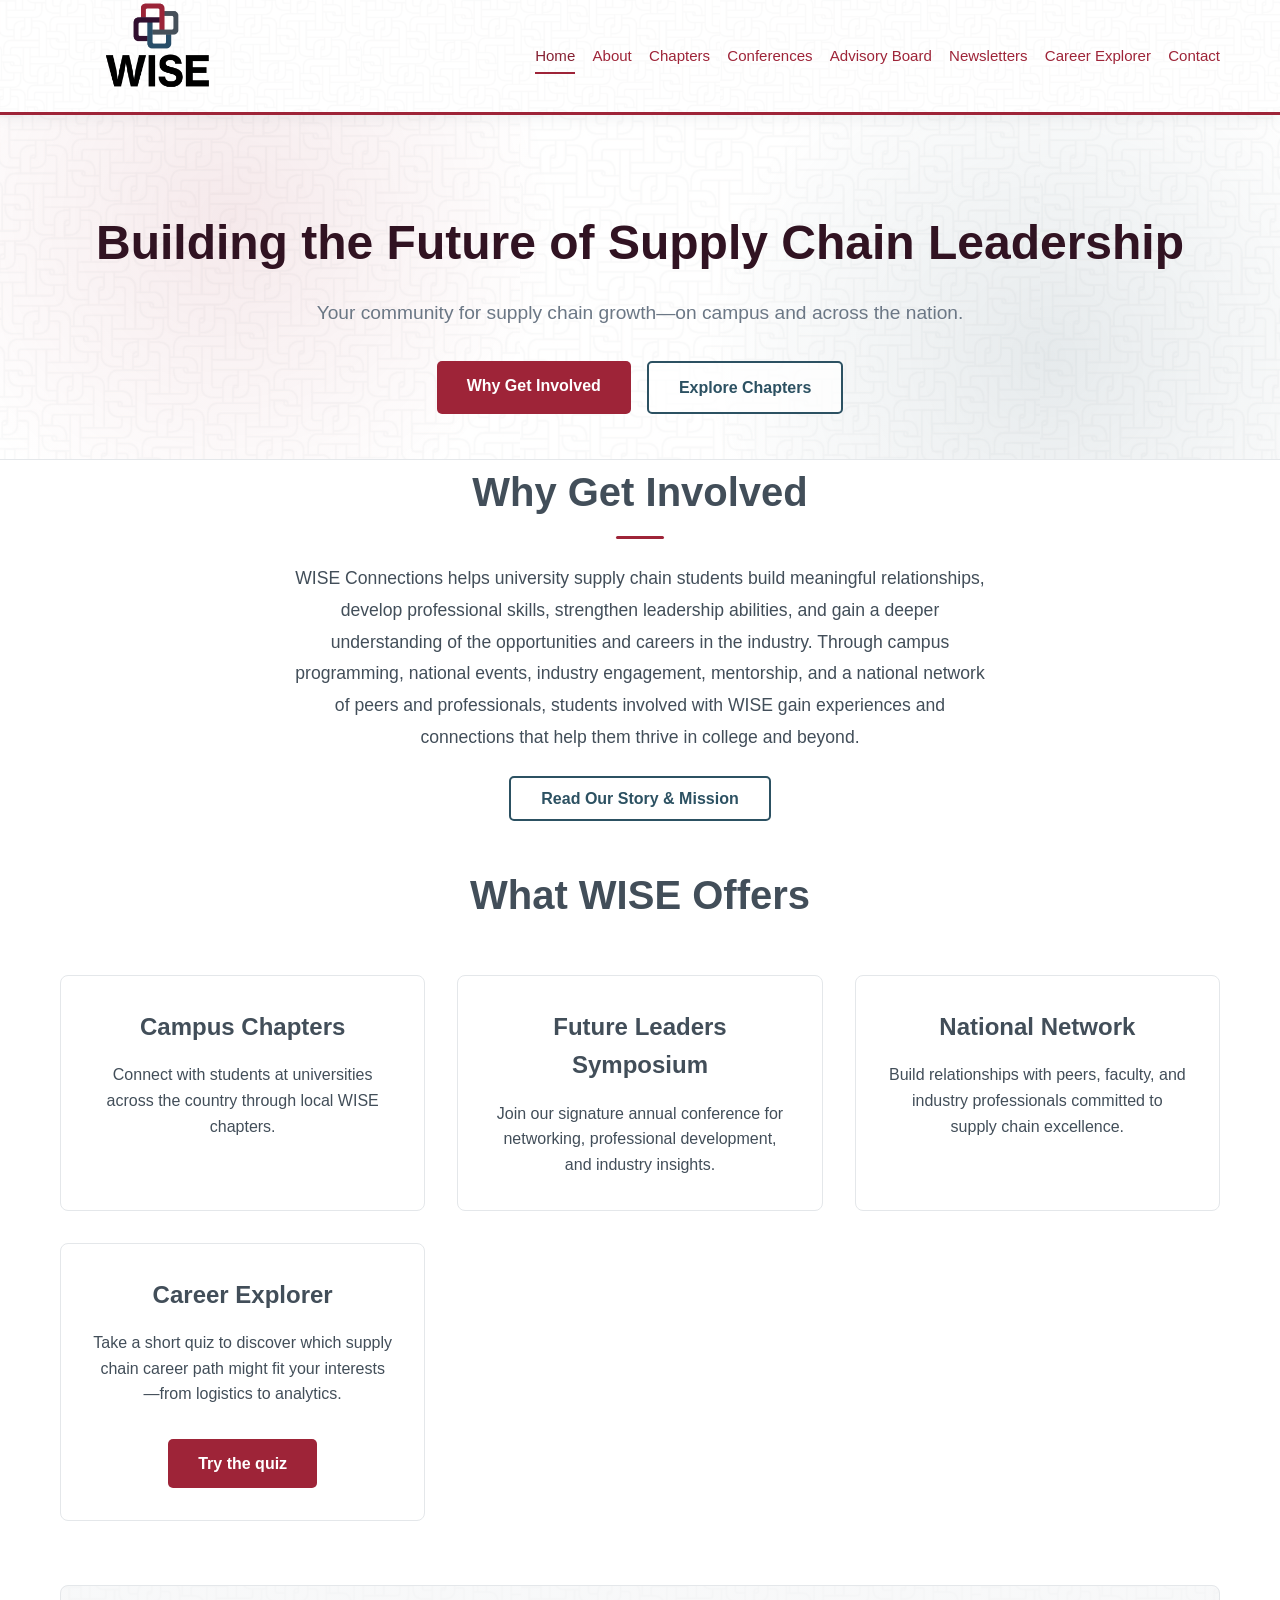
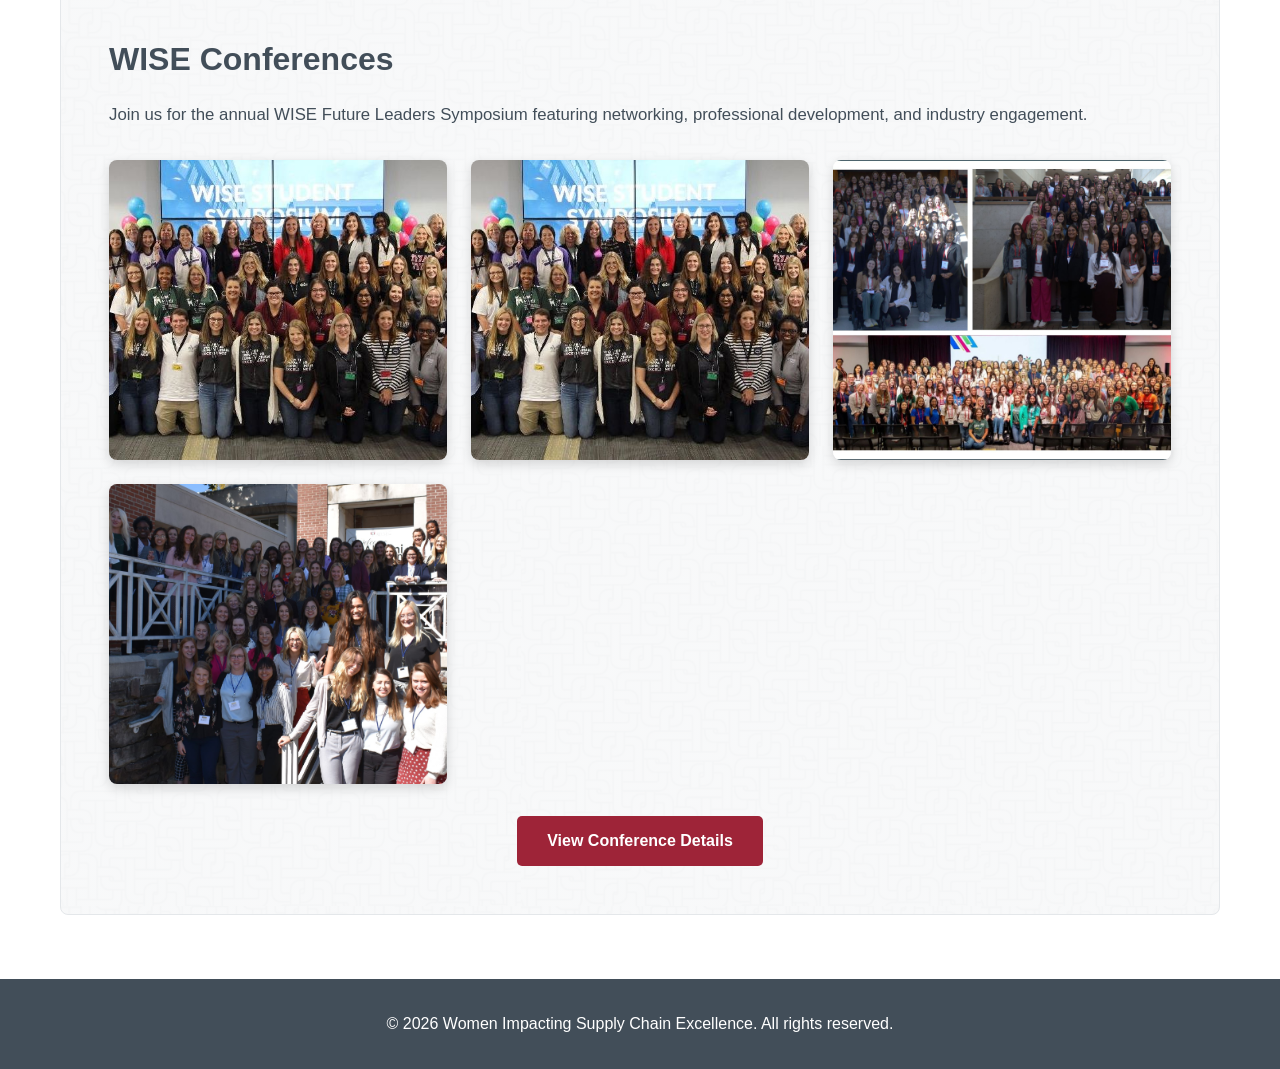
<file: index.html>
<!DOCTYPE html>
<html lang="en">
<head>
    <meta charset="UTF-8">
    <meta name="viewport" content="width=device-width, initial-scale=1.0">
    <title>WISE - Women Impacting Supply Chain Excellence</title>
    <link rel="icon" href="WISE%20Brand%20Guides/WISELogo.png" type="image/png">
    <link rel="stylesheet" href="css/styles.css?v=20260827-1">
</head>
<body data-page="home">
    <nav class="navbar">
        <div class="container">
            <div class="logo">
                <img src="WISE%20Brand%20Guides/WISELogo.png" alt="WISE Logo" class="logo-img">
            </div>
            <ul class="nav-links">
                <li><a href="index.html" class="active">Home</a></li>
                <li><a href="pages/about.html">About</a></li>
                <li><a href="pages/chapters.html">Chapters</a></li>
                <li><a href="pages/conferences.html">Conferences</a></li>
                <li><a href="pages/advisory-board.html">Advisory Board</a></li>
                <li><a href="pages/newsletters.html">Newsletters</a></li>
                <li><a href="pages/career-explorer.html">Career Explorer</a></li>
                <li><a href="pages/contact.html">Contact</a></li>
            </ul>
            <button class="menu-toggle" id="menuToggle" aria-label="Open menu">☰</button>
        </div>
    </nav>

    <header class="hero">
        <div class="hero-content">
            <h2 data-site="hero-headline">Building the Future of Supply Chain Leadership</h2>
            <p data-site="hero-subheadline">Your community for supply chain growth—on campus and across the nation.</p>
            <div class="cta-buttons">
                <a href="pages/about.html" class="btn btn-primary">Why Get Involved</a>
                <a href="pages/chapters.html" class="btn btn-secondary">Explore Chapters</a>
            </div>
        </div>
    </header>

    <main class="container">
        <section class="about">
            <h2 data-site="home-why-title">Why Get Involved</h2>
            <p data-site="why-get-involved">WISE Connections helps university supply chain students build meaningful relationships and professional skills.</p>
            <p class="section-link" id="home-why-cta"></p>
        </section>

        <section class="featured">
            <h2 data-site="home-offers-title">What WISE Offers</h2>
            <div class="cards-grid" id="home-offers-grid"></div>
        </section>

        <section class="conference-highlights">
            <h2 data-site="home-conferences-title">WISE Conferences</h2>
            <p data-site="home-conferences-intro">Join us for the annual WISE Future Leaders Symposium featuring networking, professional development, and industry engagement.</p>
            <div class="conference-gallery" id="home-conference-gallery"></div>
            <div class="conference-links" id="home-conferences-cta"></div>
        </section>
    </main>

    <footer>
        <div class="container">
            <p>&copy; 2026 Women Impacting Supply Chain Excellence. All rights reserved.</p>
        </div>
    </footer>

    <script src="js/script.js"></script>
    <script src="js/content.js"></script>
</body>
</html>
</file>
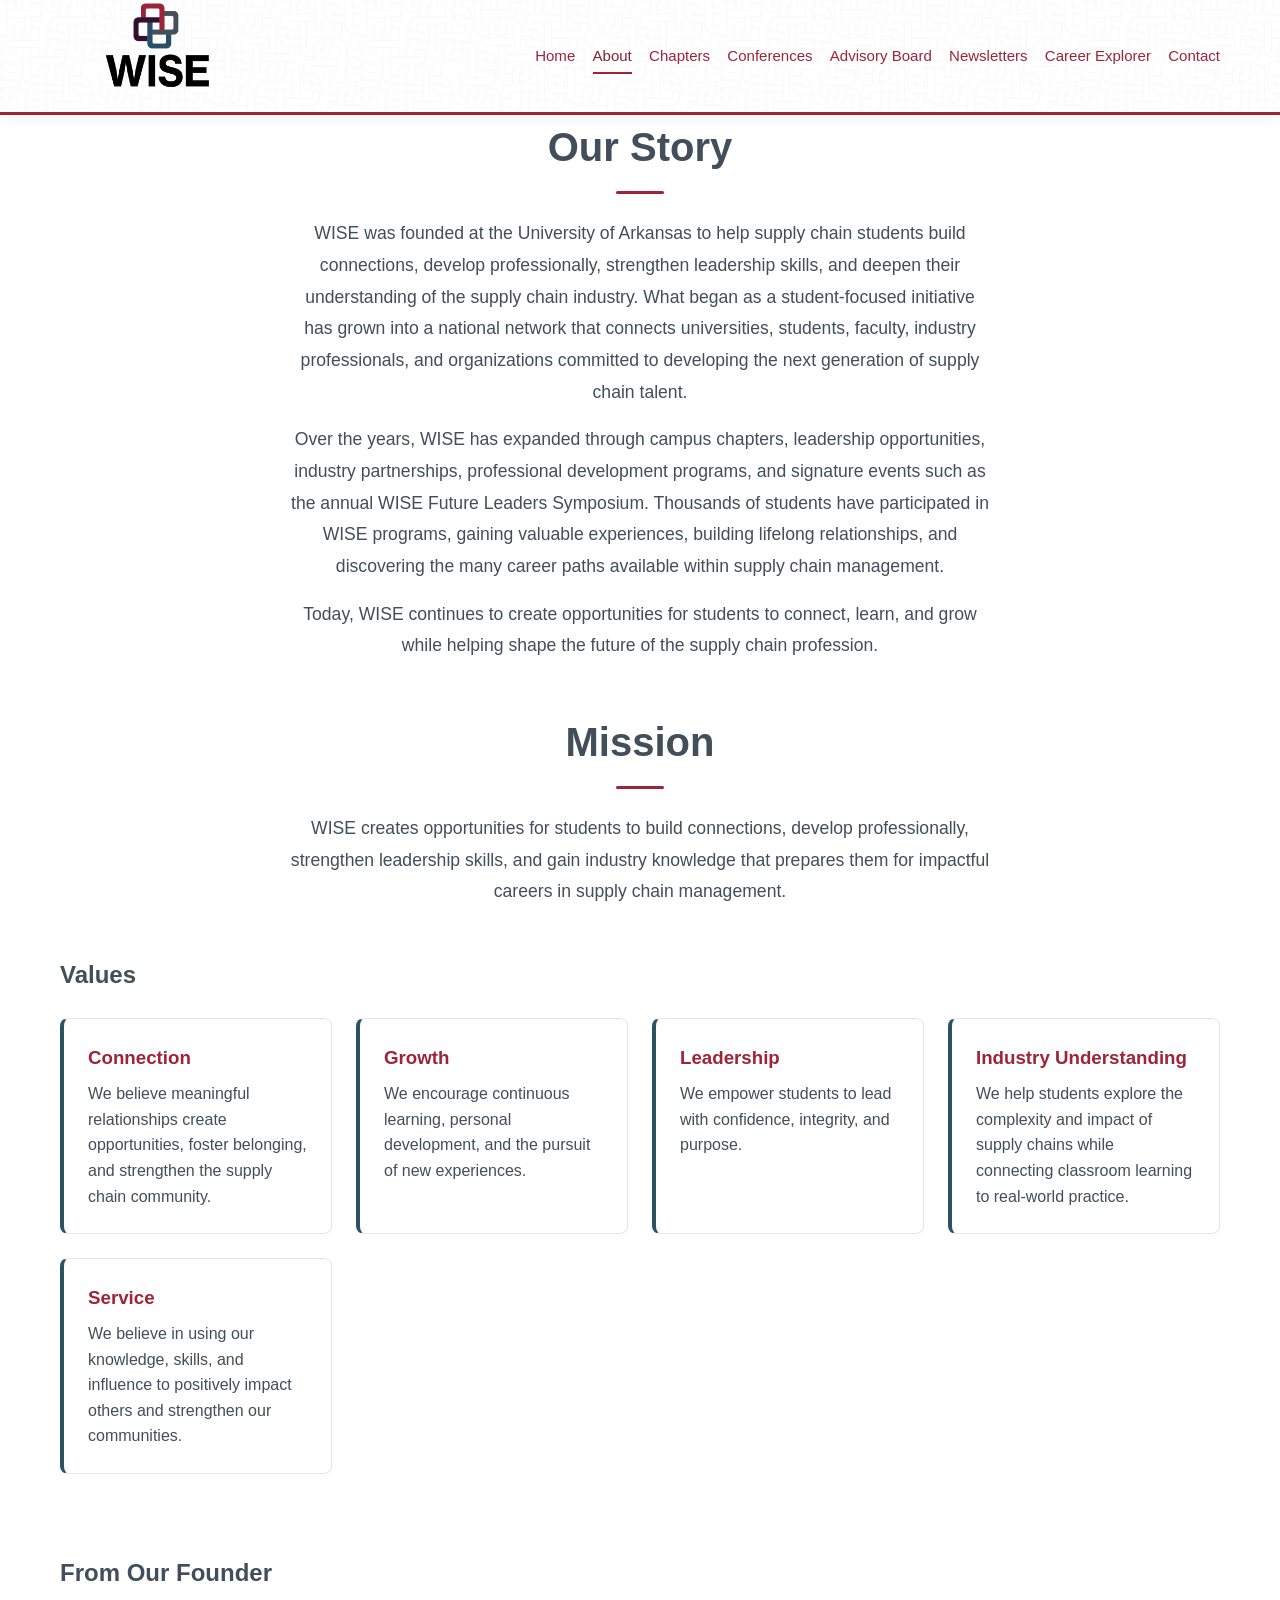
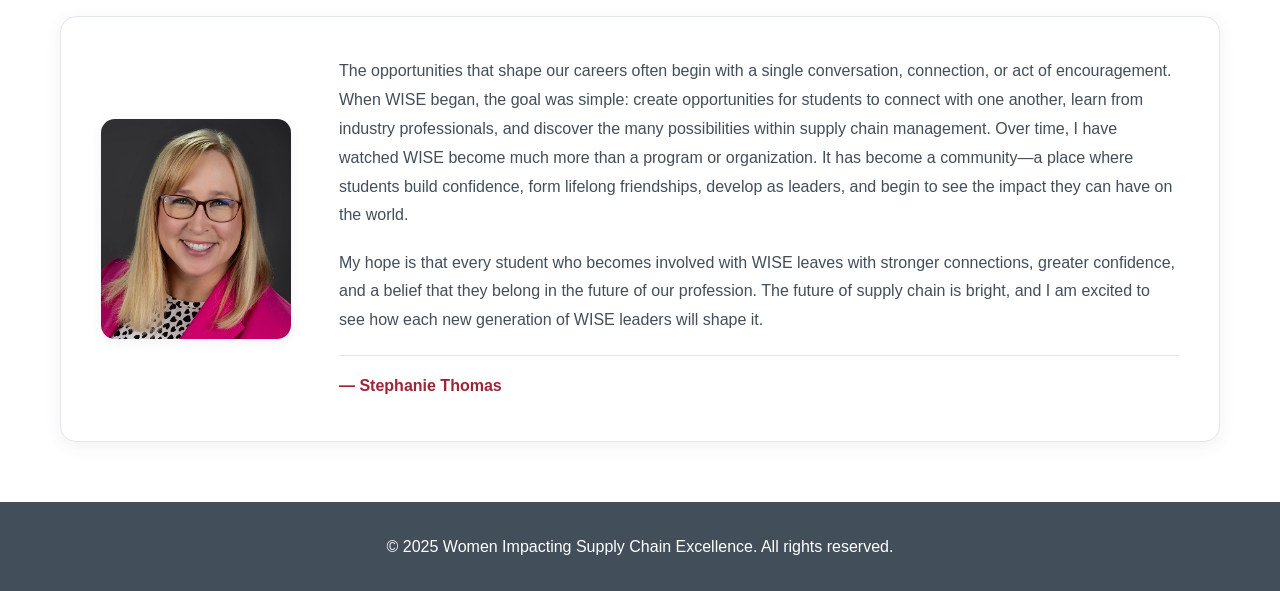
<file: pages/about.html>
<!DOCTYPE html>
<html lang="en">
<head>
    <meta charset="UTF-8">
    <meta name="viewport" content="width=device-width, initial-scale=1.0">
    <title>About - WISE</title>
    <link rel="icon" href="../WISE%20Brand%20Guides/WISELogo.png" type="image/png">
    <link rel="stylesheet" href="../css/styles.css?v=20260827-1">
</head>
<body data-page="about">
    <nav class="navbar">
        <div class="container">
            <div class="logo">
                <img src="../WISE%20Brand%20Guides/WISELogo.png" alt="WISE Logo" class="logo-img">
            </div>
            <ul class="nav-links">
                <li><a href="../index.html">Home</a></li>
                <li><a href="about.html" class="active">About</a></li>
                <li><a href="chapters.html">Chapters</a></li>
                <li><a href="conferences.html">Conferences</a></li>
                <li><a href="advisory-board.html">Advisory Board</a></li>
                <li><a href="newsletters.html">Newsletters</a></li>
                <li><a href="career-explorer.html">Career Explorer</a></li>
                <li><a href="contact.html">Contact</a></li>
            </ul>
            <button class="menu-toggle" id="menuToggle" aria-label="Open menu">☰</button>
        </div>
    </nav>

    <main class="container">
        <section class="about">
            <h2>Our Story</h2>
            <div id="our-story" class="story-content">
                <p>Loading…</p>
            </div>
        </section>

        <section class="about">
            <h2>Mission</h2>
            <p data-site="mission">WISE creates opportunities for students to build connections and grow as leaders.</p>
        </section>

        <section class="values-section">
            <h2>Values</h2>
            <div class="values-grid" id="values-grid"></div>
        </section>

        <section class="founder-section">
            <h2>From Our Founder</h2>
            <div id="founder-quote"></div>
        </section>
    </main>

    <footer>
        <div class="container">
            <p>&copy; 2025 Women Impacting Supply Chain Excellence. All rights reserved.</p>
        </div>
    </footer>

    <script src="../js/script.js"></script>
    <script src="../js/content.js"></script>
</body>
</html>
</file>
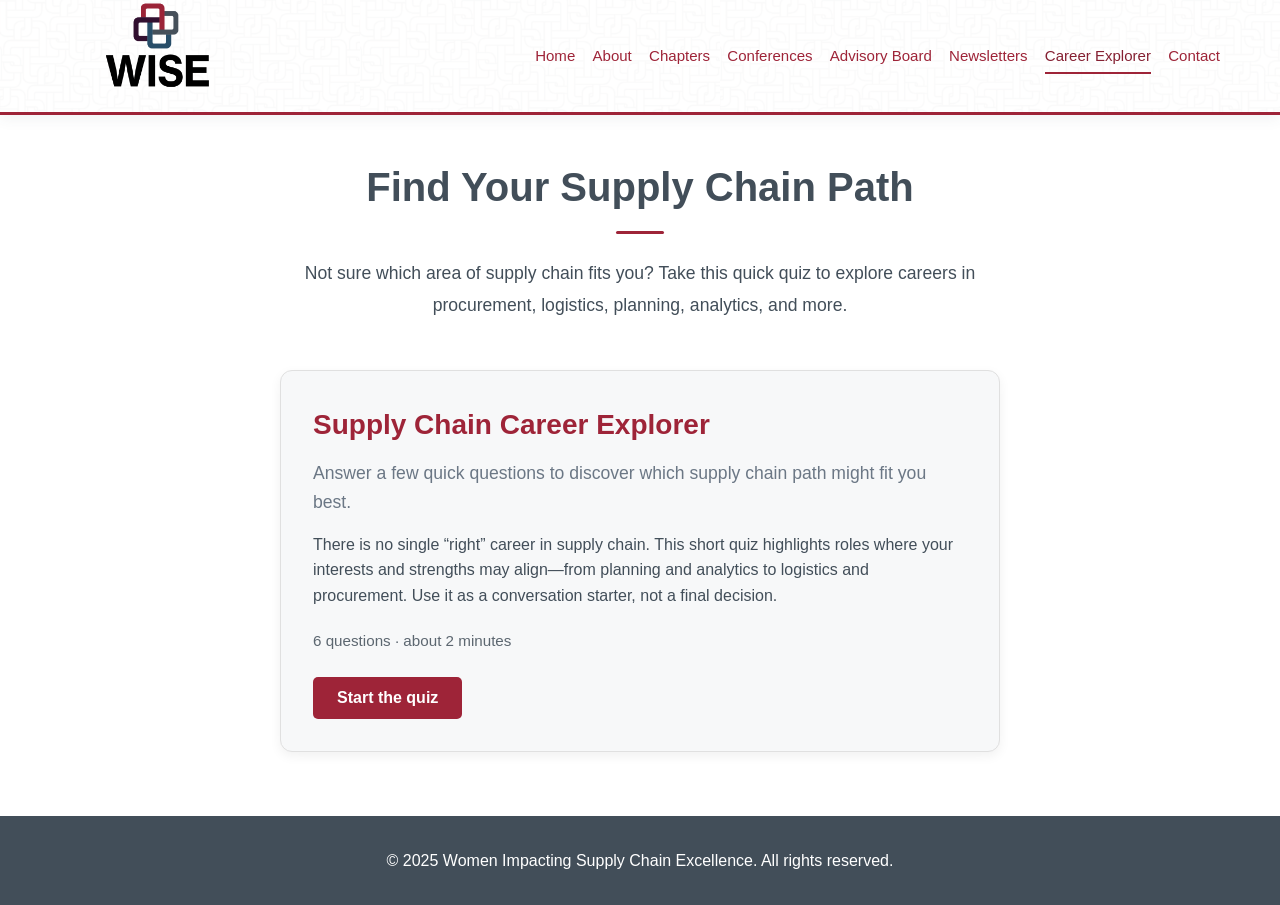
<file: pages/career-explorer.html>
<!DOCTYPE html>
<html lang="en">
<head>
    <meta charset="UTF-8">
    <meta name="viewport" content="width=device-width, initial-scale=1.0">
    <title>Career Explorer - WISE</title>
    <link rel="icon" href="../WISE%20Brand%20Guides/WISELogo.png" type="image/png">
    <link rel="stylesheet" href="../css/styles.css?v=20260827-1">
</head>
<body data-page="career-explorer">
    <nav class="navbar">
        <div class="container">
            <div class="logo">
                <img src="../WISE%20Brand%20Guides/WISELogo.png" alt="WISE Logo" class="logo-img">
            </div>
            <ul class="nav-links">
                <li><a href="../index.html">Home</a></li>
                <li><a href="about.html">About</a></li>
                <li><a href="chapters.html">Chapters</a></li>
                <li><a href="conferences.html">Conferences</a></li>
                <li><a href="advisory-board.html">Advisory Board</a></li>
                <li><a href="newsletters.html">Newsletters</a></li>
                <li><a href="career-explorer.html" class="active">Career Explorer</a></li>
                <li><a href="contact.html">Contact</a></li>
            </ul>
            <button class="menu-toggle" id="menuToggle" aria-label="Open menu">☰</button>
        </div>
    </nav>

    <main class="container quiz-page">
        <section class="about">
            <h2>Find Your Supply Chain Path</h2>
            <p>Not sure which area of supply chain fits you? Take this quick quiz to explore careers in procurement, logistics, planning, analytics, and more.</p>
        </section>
        <div id="career-quiz" class="quiz-container" aria-live="polite"></div>
    </main>

    <footer>
        <div class="container">
            <p>&copy; 2025 Women Impacting Supply Chain Excellence. All rights reserved.</p>
        </div>
    </footer>

    <script src="../js/script.js"></script>
    <script src="../js/content.js"></script>
    <script src="../js/career-quiz.js"></script>
</body>
</html>
</file>
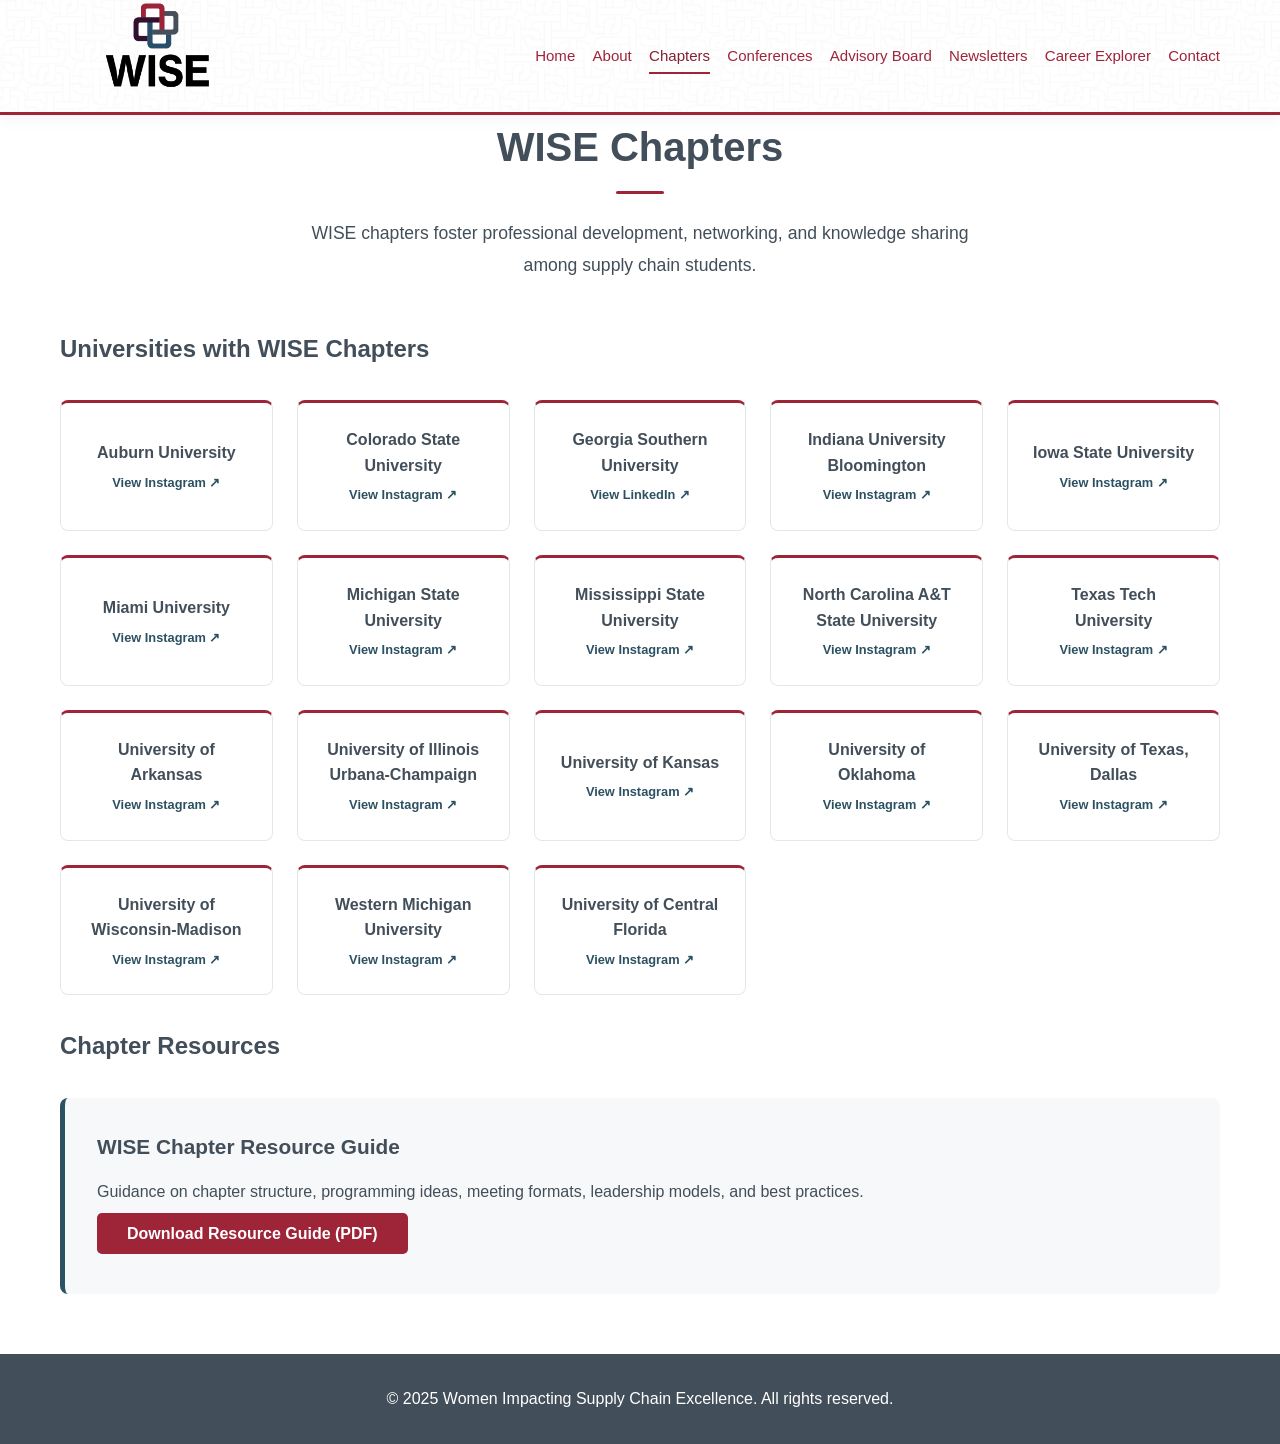
<file: pages/chapters.html>
<!DOCTYPE html>
<html lang="en">
<head>
    <meta charset="UTF-8">
    <meta name="viewport" content="width=device-width, initial-scale=1.0">
    <title>Chapters - WISE</title>
    <link rel="icon" href="../WISE%20Brand%20Guides/WISELogo.png" type="image/png">
    <link rel="stylesheet" href="../css/styles.css?v=20260827-1">
</head>
<body data-page="chapters">
    <nav class="navbar">
        <div class="container">
            <div class="logo">
                <img src="../WISE%20Brand%20Guides/WISELogo.png" alt="WISE Logo" class="logo-img">
            </div>
            <ul class="nav-links">
                <li><a href="../index.html">Home</a></li>
                <li><a href="about.html">About</a></li>
                <li><a href="chapters.html" class="active">Chapters</a></li>
                <li><a href="conferences.html">Conferences</a></li>
                <li><a href="advisory-board.html">Advisory Board</a></li>
                <li><a href="newsletters.html">Newsletters</a></li>
                <li><a href="career-explorer.html">Career Explorer</a></li>
                <li><a href="contact.html">Contact</a></li>
            </ul>
            <button class="menu-toggle" id="menuToggle" aria-label="Open menu">☰</button>
        </div>
    </nav>

    <main class="container">
        <section class="about">
            <h2>WISE Chapters</h2>
            <p>WISE chapters foster professional development, networking, and knowledge sharing among supply chain students.</p>
        </section>

        <section class="chapters-section">
            <h2>Universities with WISE Chapters</h2>
            <div class="university-grid" id="university-grid"></div>
        </section>

        <section class="chapters-section">
            <h2>Chapter Resources</h2>
            <div class="resource-box">
                <h3>WISE Chapter Resource Guide</h3>
                <p>Guidance on chapter structure, programming ideas, meeting formats, leadership models, and best practices.</p>
                <p><a href="../Resources/WISE%20Chapter%20Resource%20Guide.pdf" class="btn btn-primary" target="_blank" rel="noopener">Download Resource Guide (PDF)</a></p>
            </div>
        </section>
    </main>

    <footer>
        <div class="container">
            <p>&copy; 2025 Women Impacting Supply Chain Excellence. All rights reserved.</p>
        </div>
    </footer>

    <script src="../js/script.js"></script>
    <script src="../js/content.js"></script>
</body>
</html>
</file>
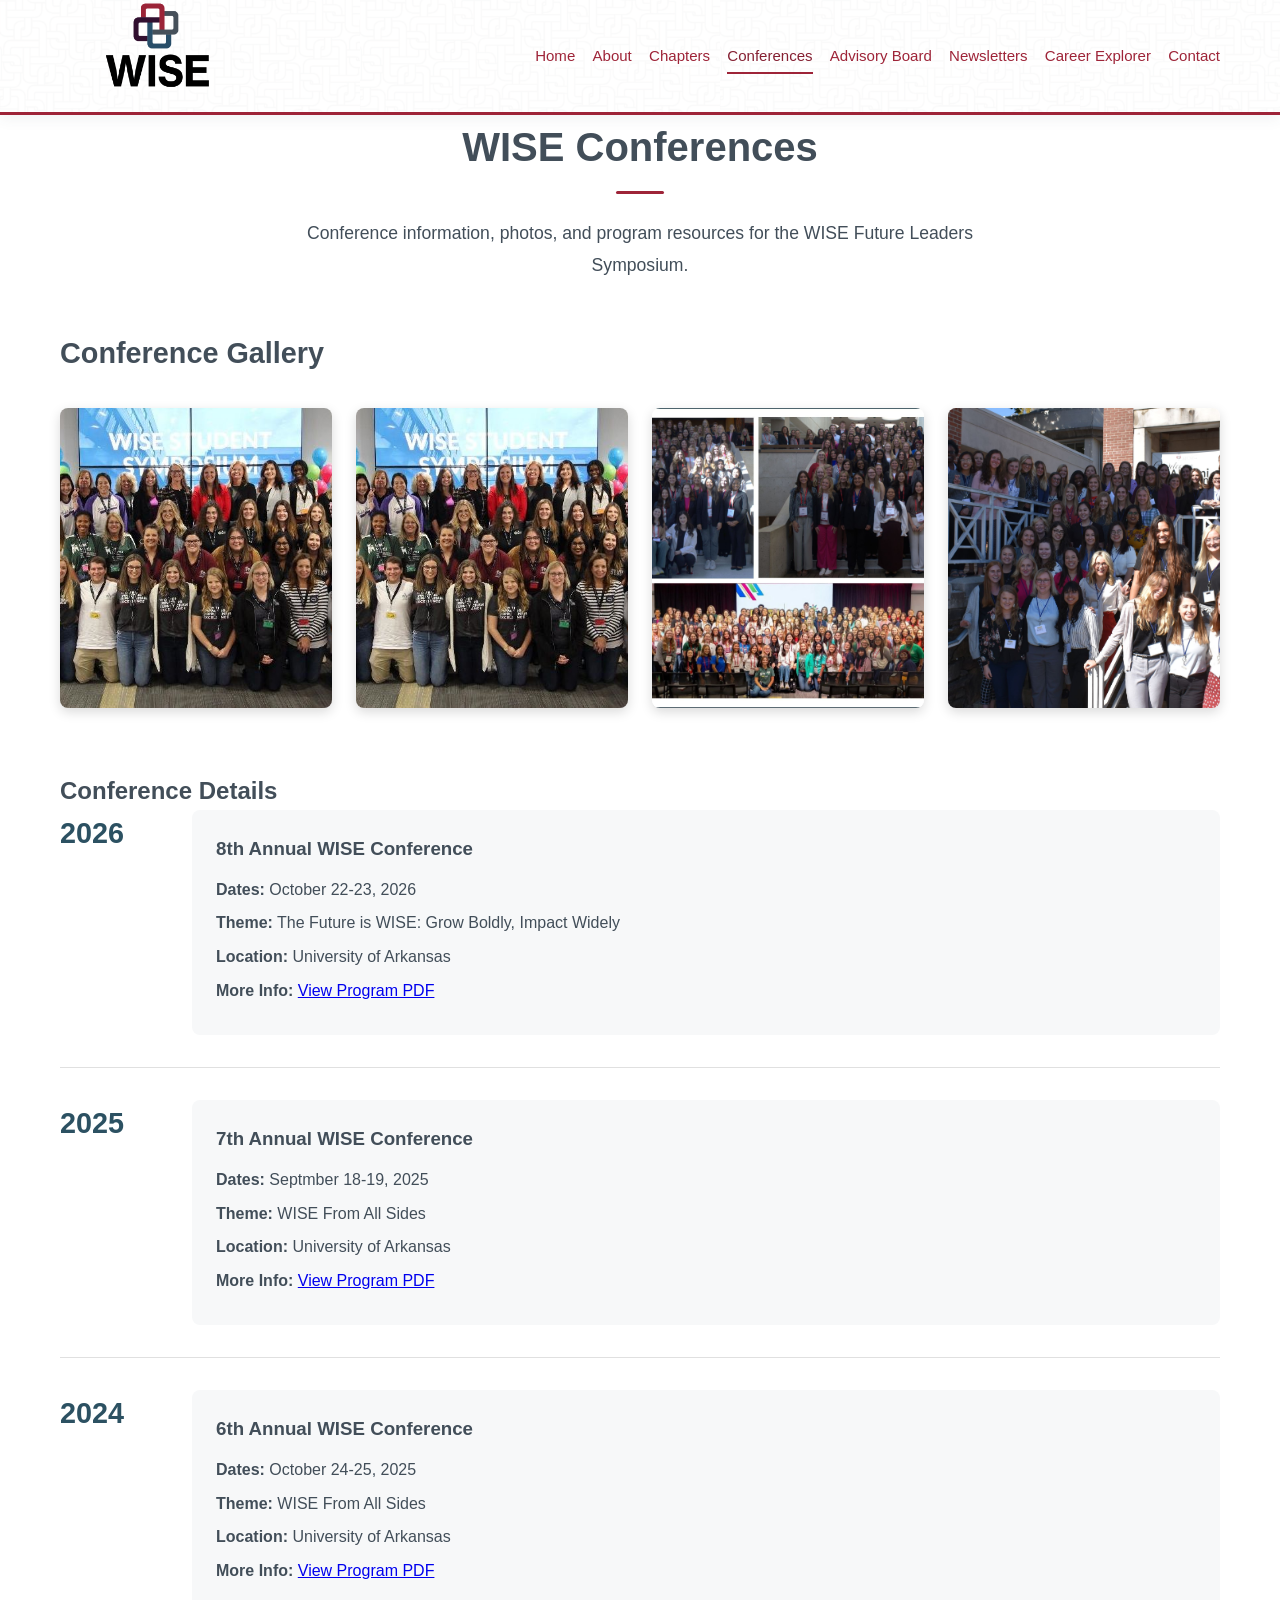
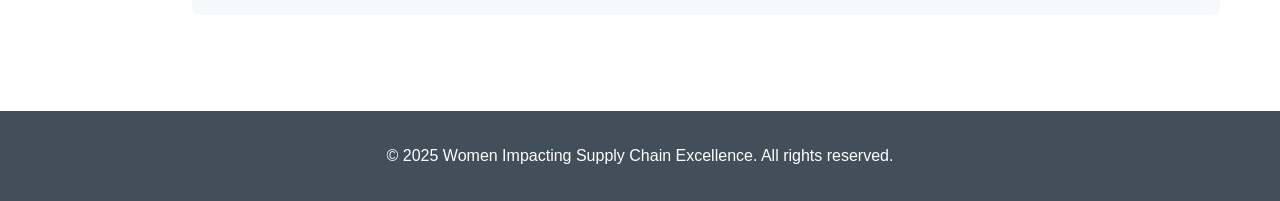
<file: pages/conferences.html>
<!DOCTYPE html>
<html lang="en">
<head>
    <meta charset="UTF-8">
    <meta name="viewport" content="width=device-width, initial-scale=1.0">
    <title>Conferences - WISE</title>
    <link rel="icon" href="../WISE%20Brand%20Guides/WISELogo.png" type="image/png">
    <link rel="stylesheet" href="../css/styles.css?v=20260827-1">
</head>
<body data-page="conferences">
    <nav class="navbar">
        <div class="container">
            <div class="logo">
                <img src="../WISE%20Brand%20Guides/WISELogo.png" alt="WISE Logo" class="logo-img">
            </div>
            <ul class="nav-links">
                <li><a href="../index.html">Home</a></li>
                <li><a href="about.html">About</a></li>
                <li><a href="chapters.html">Chapters</a></li>
                <li><a href="conferences.html" class="active">Conferences</a></li>
                <li><a href="advisory-board.html">Advisory Board</a></li>
                <li><a href="newsletters.html">Newsletters</a></li>
                <li><a href="career-explorer.html">Career Explorer</a></li>
                <li><a href="contact.html">Contact</a></li>
            </ul>
            <button class="menu-toggle" id="menuToggle" aria-label="Open menu">☰</button>
        </div>
    </nav>

    <main class="container">
        <section class="about">
            <h2>WISE Conferences</h2>
            <p>Conference information, photos, and program resources for the WISE Future Leaders Symposium.</p>
        </section>

        <section class="conference-photo-gallery">
            <h2>Conference Gallery</h2>
            <div class="photo-gallery-grid" id="conference-gallery"></div>
        </section>

        <section class="past-conferences">
            <h2>Conference Details</h2>
            <div class="conference-timeline" id="conference-timeline"></div>
        </section>
    </main>

    <footer>
        <div class="container">
            <p>&copy; 2025 Women Impacting Supply Chain Excellence. All rights reserved.</p>
        </div>
    </footer>

    <script src="../js/script.js"></script>
    <script src="../js/content.js"></script>
</body>
</html>
</file>
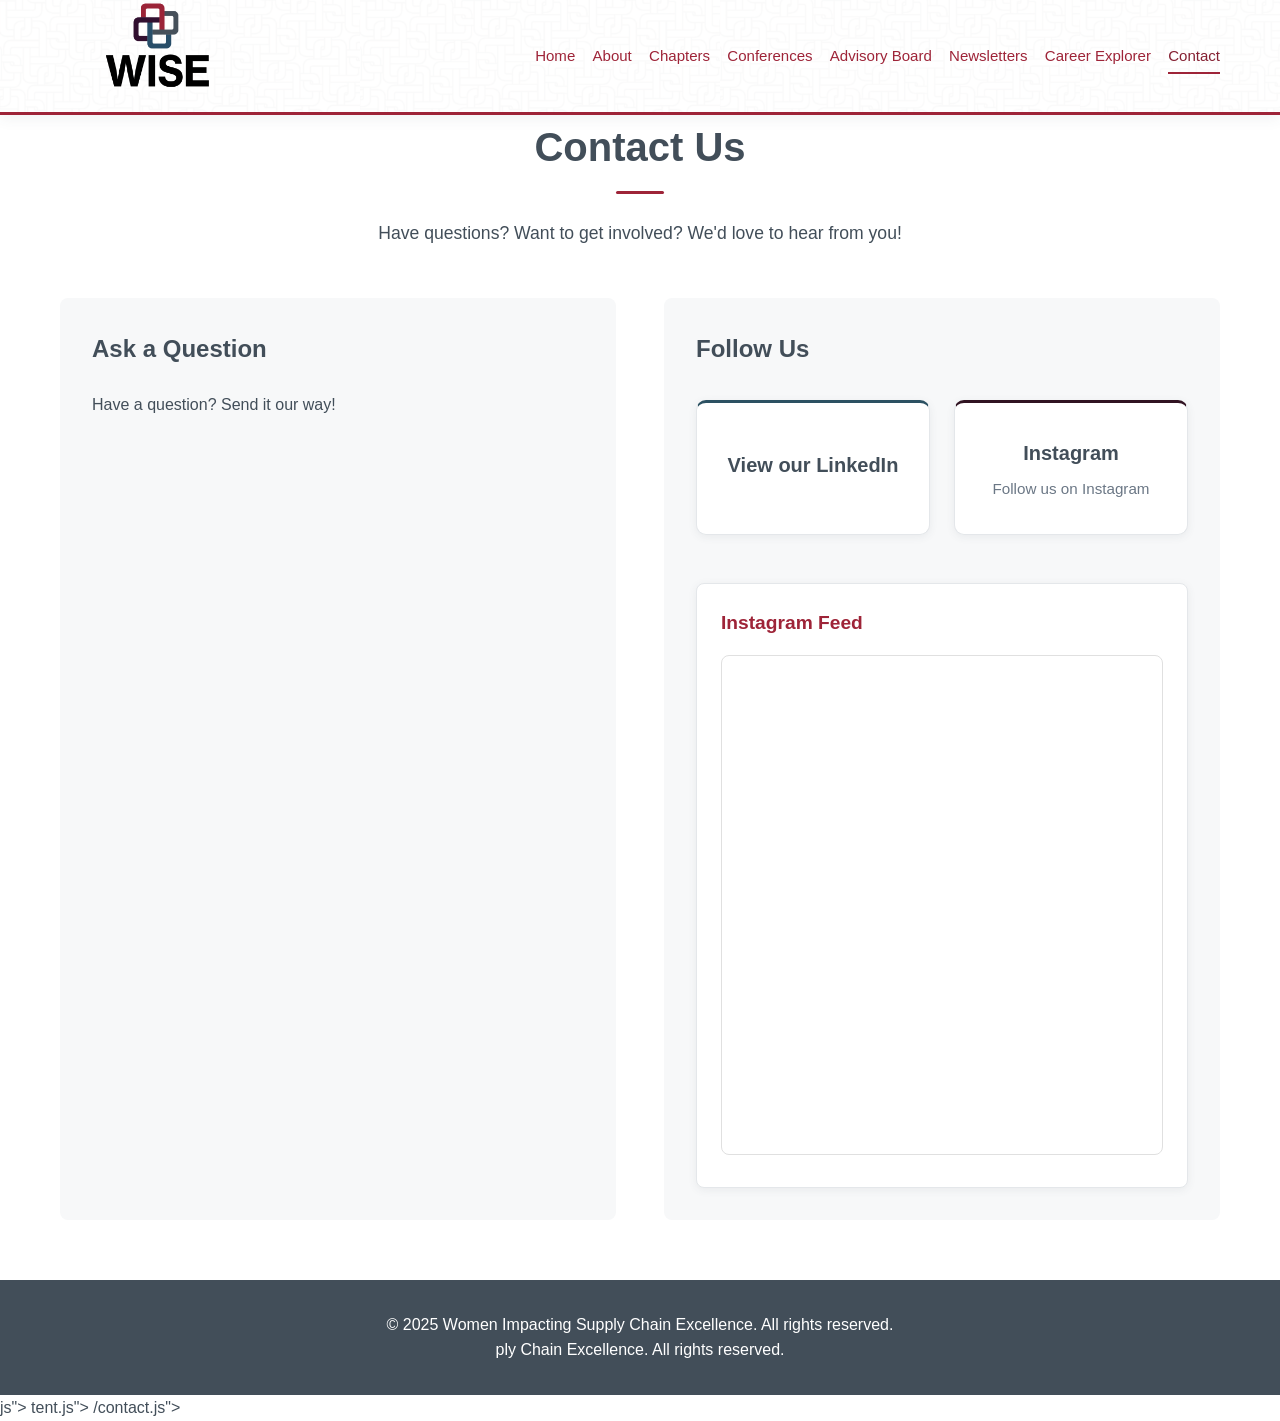
<file: pages/contact.html>
<!DOCTYPE html>
<html lang="en">
<head>
    <meta charset="UTF-8">
    <meta name="viewport" content="width=device-width, initial-scale=1.0">
    <title>Contact - WISE</title>
    <link rel="icon" href="../WISE%20Brand%20Guides/WISELogo.png" type="image/png">
    <link rel="stylesheet" href="../css/styles.css?v=20260827-1">
</head>
<body>
    <nav class="navbar">
        <div class="container">
            <div class="logo">
                <img src="../WISE%20Brand%20Guides/WISELogo.png" alt="WISE Logo" class="logo-img">
            </div>
            <ul class="nav-links">
                <li><a href="../index.html">Home</a></li>
                <li><a href="about.html">About</a></li>
                <li><a href="chapters.html">Chapters</a></li>
                <li><a href="conferences.html">Conferences</a></li>
                <li><a href="advisory-board.html">Advisory Board</a></li>
                <li><a href="newsletters.html">Newsletters</a></li>
                <li><a href="career-explorer.html">Career Explorer</a></li>
                <li><a href="contact.html" class="active">Contact</a></li>
            </ul>
            <button class="menu-toggle" id="menuToggle">☰</button>
        </div>
    </nav>

    <main class="container">
        <section class="about">
            <h2>Contact Us</h2>
            <p>Have questions? Want to get involved? We'd love to hear from you!</p>
        </section>

        <section class="contact-section">
            <div class="contact-grid">
                <div class="contact-form">
                    <h2>Ask a Question</h2>
                    <p>Have a question? Send it our way!</p>
                    <iframe src="https://forms.gle/pD3SjQByy6RDFs1q7" width="100%" height="600" frameborder="0" marginheight="0" marginwidth="0">Loading…</iframe>
                </div>

                <div class="contact-info">
                    <h2>Follow Us</h2>
                    <div class="social-links-section">
                        <a href="https://www.linkedin.com/company/wise-connectionsnational/jobs/" target="_blank" rel="noopener" class="social-card linkedin">
                            <h3>View our LinkedIn</h3>
                        </a>
                        <a href="https://www.instagram.com/wiseconnections/" target="_blank" rel="noopener" class="social-card instagram">
                            <h3>Instagram</h3>
                            <p>Follow us on Instagram</p>
                        </a>
                    </div>

                    <div class="social-feeds">
                        <div class="social-feed">
                            <h3>Instagram Feed</h3>
                            <iframe src="https://www.instagram.com/wiseconnections/embed" width="100%" height="500" frameborder="0" scrolling="no" allowtransparency="true" class="insta-embed"></iframe>
                        </div>
                    </div>
                </div>
            </div>
        </section>

        
    </main>

    <footer>
        <div class="container">        <div class="container">
            <p>&copy; 2025 Women Impacting Supply Chain Excellence. All rights reserved.</p>ply Chain Excellence. All rights reserved.</p>
        </div>
    </footer>

    <script src="../js/script.js"></script>js"></script>
    <script src="../js/content.js"></script>tent.js"></script>
</body>/contact.js"></script>
</html>
</file>
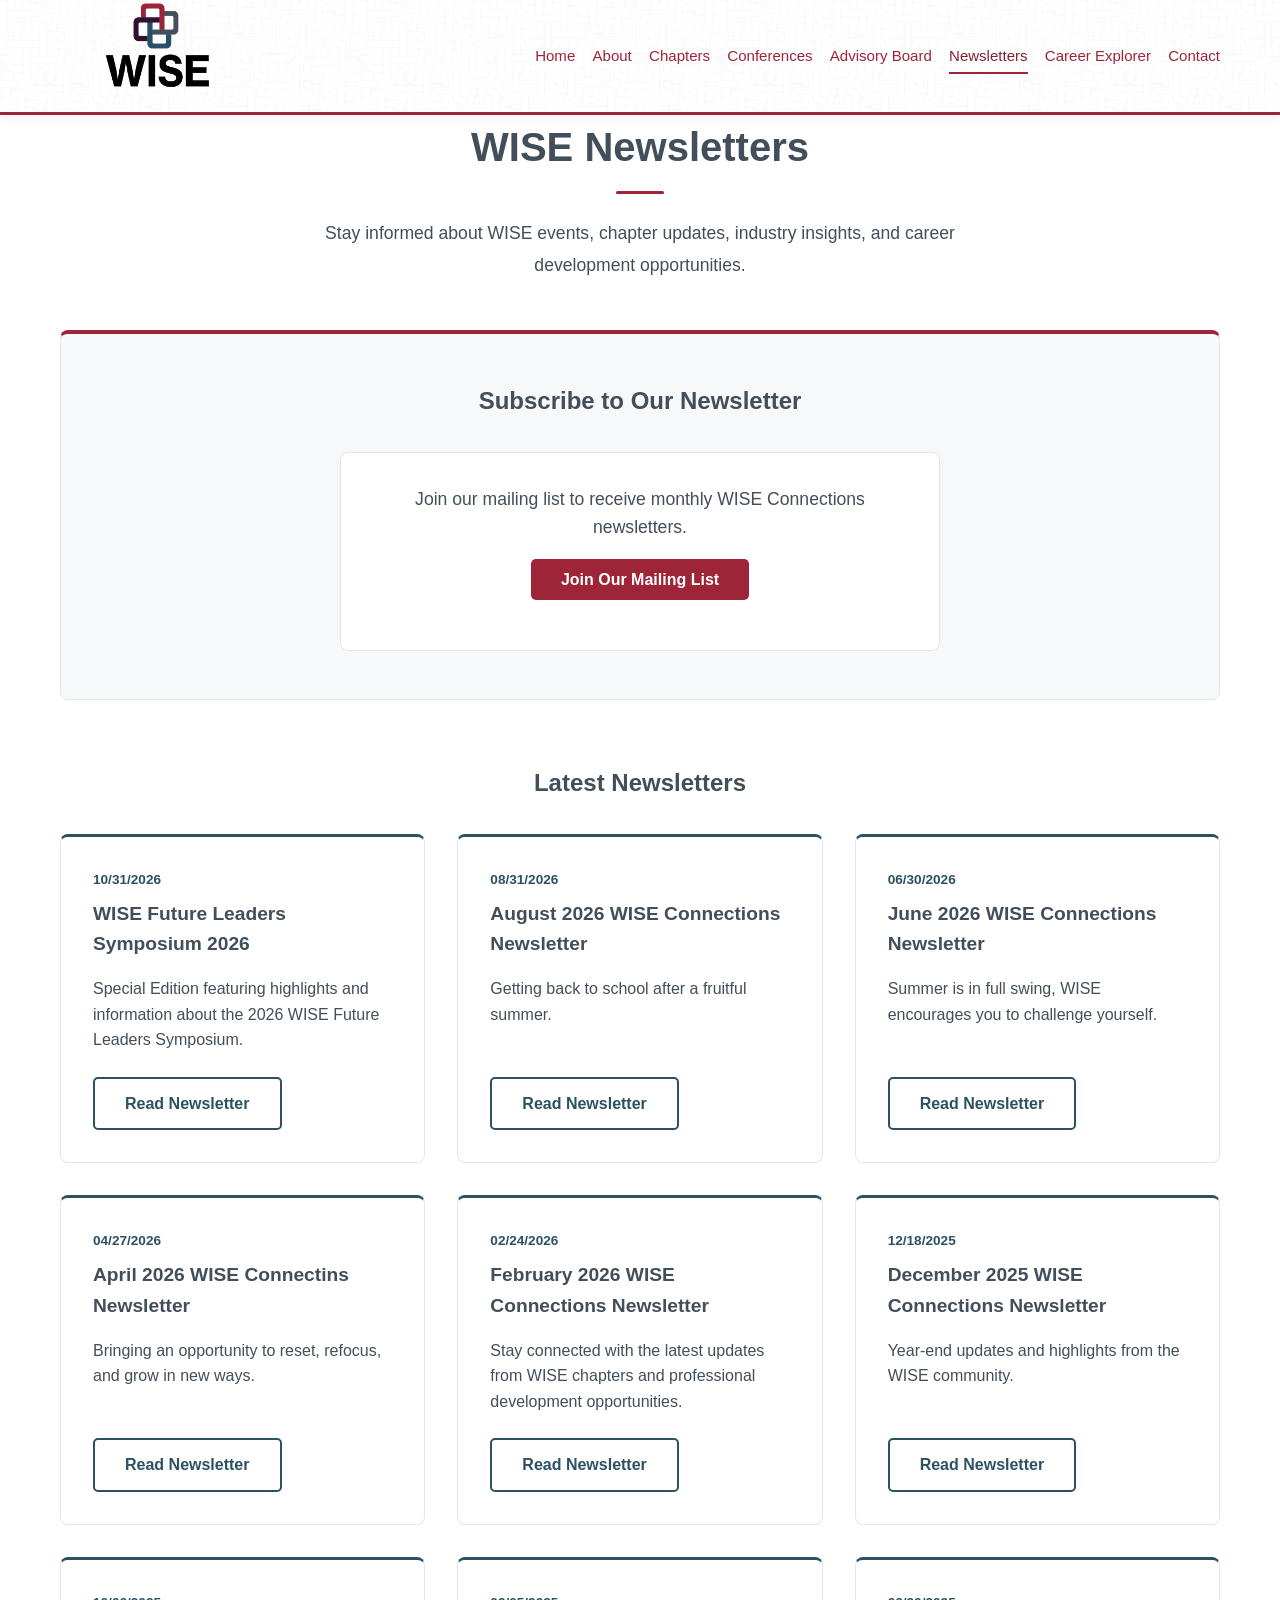
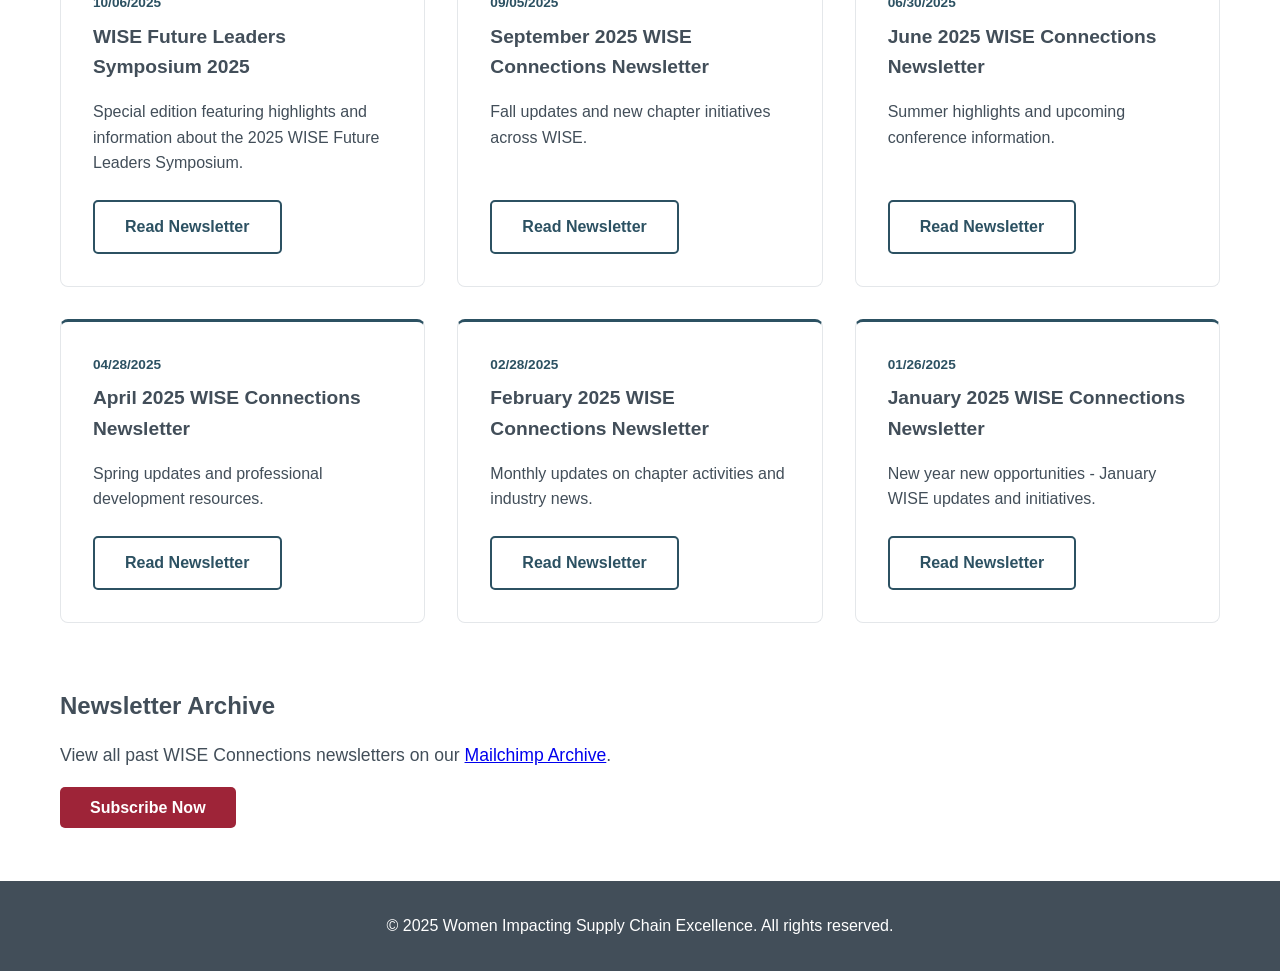
<file: pages/newsletters.html>
<!DOCTYPE html>
<html lang="en">
<head>
    <meta charset="UTF-8">
    <meta name="viewport" content="width=device-width, initial-scale=1.0">
    <title>Newsletters - WISE</title>
    <link rel="icon" href="../WISE%20Brand%20Guides/WISELogo.png" type="image/png">
    <link rel="stylesheet" href="../css/styles.css?v=20260827-1">
</head>
<body data-page="newsletters">
    <nav class="navbar">
        <div class="container">
            <div class="logo">
                <img src="../WISE%20Brand%20Guides/WISELogo.png" alt="WISE Logo" class="logo-img">
            </div>
            <ul class="nav-links">
                <li><a href="../index.html">Home</a></li>
                <li><a href="about.html">About</a></li>
                <li><a href="chapters.html">Chapters</a></li>
                <li><a href="conferences.html">Conferences</a></li>
                <li><a href="advisory-board.html">Advisory Board</a></li>
                <li><a href="newsletters.html" class="active">Newsletters</a></li>
                <li><a href="career-explorer.html">Career Explorer</a></li>
                <li><a href="contact.html">Contact</a></li>
            </ul>
            <button class="menu-toggle" id="menuToggle" aria-label="Open menu">☰</button>
        </div>
    </nav>

    <main class="container">
        <section class="about">
            <h2>WISE Newsletters</h2>
            <p>Stay informed about WISE events, chapter updates, industry insights, and career development opportunities.</p>
        </section>

        <section class="newsletter-subscribe">
            <h2>Subscribe to Our Newsletter</h2>
            <div class="subscribe-box">
                <p>Join our mailing list to receive monthly WISE Connections newsletters.</p>
                <p><a href="#" data-site="subscribe-url" class="btn btn-primary" target="_blank" rel="noopener">Join Our Mailing List</a></p>
            </div>
        </section>

        <section class="newsletters-section">
            <h2>Latest Newsletters</h2>
            <div class="newsletter-grid" id="newsletter-grid"></div>
        </section>

        <section class="newsletter-archive">
            <h2>Newsletter Archive</h2>
            <p>View all past WISE Connections newsletters on our <a href="#" data-site="archive-url" target="_blank" rel="noopener">Mailchimp Archive</a>.</p>
            <div class="archive-info">
                <p><a href="#" data-site="subscribe-url" class="btn btn-primary" target="_blank" rel="noopener">Subscribe Now</a></p>
            </div>
        </section>
    </main>

    <footer>
        <div class="container">
            <p>&copy; 2025 Women Impacting Supply Chain Excellence. All rights reserved.</p>
        </div>
    </footer>

    <script src="../js/script.js"></script>
    <script src="../js/content.js"></script>
</body>
</html>
</file>
<file: css/styles.css>
* {
    margin: 0;
    padding: 0;
    box-sizing: border-box;
}

:root {
    /* Official WISE logo palette */
    --wise-red: #9E2438;
    --wise-purple: #311322;
    --wise-gray: #424E59;
    --wise-blue: #2C5162;

    /* Site tokens — calm, brand-aligned */
    --primary-color: var(--wise-red);
    --secondary-color: var(--wise-purple);
    --accent-color: var(--wise-blue);
    --text-dark: var(--wise-gray);
    --text-muted: #6B7785;
    --text-light: #FFFFFF;
    --light-bg: #F7F8F9;
    --border-color: #E4E7EA;
    --primary-hover: #852032;
    --accent-hover: #243F4D;
    --shadow-soft: rgba(66, 78, 89, 0.08);
    --shadow-medium: rgba(66, 78, 89, 0.14);
}

body {
    font-family: 'Segoe UI', Tahoma, Geneva, Verdana, sans-serif;
    line-height: 1.6;
    color: var(--text-dark);
    background-color: #FFFFFF;
}

.container {
    max-width: 1200px;
    margin: 0 auto;
    padding: 0 20px;
}

/* Navbar */
.navbar {
    background-color: #FFFFFF;
    background-image:
        linear-gradient(rgba(255, 255, 255, 0.84), rgba(255, 255, 255, 0.84)),
        url('../WISE%20Brand%20Guides/9.png');
    background-size: auto, 360px;
    color: var(--text-dark);
    padding: 0.2rem 0;
    position: sticky;
    top: 0;
    z-index: 1000;
    border-bottom: 3px solid var(--wise-red);
    box-shadow: 0 3px 14px var(--shadow-soft);
}

.navbar .container {
    display: flex;
    justify-content: space-between;
    align-items: center;
}

.logo h1 {
    font-size: 2rem;
    margin-bottom: 0.25rem;
}

.logo .tagline {
    max-width: 210px;
    font-size: 0.78rem;
    line-height: 1.3;
    color: var(--text-muted);
}

.logo-img {
    display: block;
    width: 195px;
    height: 140px;
    object-fit: contain;
    margin: -17px 0;
}

.nav-links {
    display: flex;
    list-style: none;
    gap: clamp(0.8rem, 1.35vw, 1.5rem);
}

.nav-links a {
    color: var(--wise-red);
    text-decoration: none;
    font-weight: 500;
    font-size: 0.94rem;
    transition: color 0.2s ease, border-color 0.2s ease;
}

.nav-links a:hover,
.nav-links a.active {
    color: var(--primary-hover);
    border-bottom: 2px solid var(--wise-red);
    padding-bottom: 0.5rem;
}

.menu-toggle {
    display: none;
    background: none;
    border: none;
    color: var(--wise-purple);
    font-size: 1.5rem;
    cursor: pointer;
}

/* Hero Section */
.hero {
    background-color: #F9FAFA;
    background-image:
        radial-gradient(circle at 18% 30%, rgba(158, 36, 56, 0.10), transparent 30%),
        radial-gradient(circle at 82% 70%, rgba(44, 81, 98, 0.12), transparent 32%),
        linear-gradient(rgba(255, 255, 255, 0.82), rgba(255, 255, 255, 0.82)),
        url('../WISE%20Brand%20Guides/9.png');
    background-size: auto, auto, auto, 520px;
    color: var(--text-dark);
    padding: 90px 20px 45px;
    text-align: center;
    border-bottom: 1px solid var(--border-color);
}

.hero-content h2 {
    font-size: 3rem;
    margin-bottom: 1rem;
    color: var(--wise-purple);
}

.hero-content p {
    font-size: 1.2rem;
    margin-bottom: 2rem;
    color: var(--text-muted);
}

.cta-buttons {
    display: flex;
    gap: 1rem;
    justify-content: center;
    flex-wrap: wrap;
}

.btn {
    padding: 12px 30px;
    border-radius: 5px;
    text-decoration: none;
    font-weight: 600;
    transition: all 0.3s ease;
    cursor: pointer;
    border: none;
    font-size: 1rem;
}

.btn-primary {
    background-color: var(--primary-color);
    color: var(--text-light);
}

.btn-primary:hover {
    background-color: var(--primary-hover);
    transform: none;
}

.btn-secondary {
    background-color: rgba(255, 255, 255, 0.76);
    color: var(--accent-color);
    border: 2px solid var(--accent-color);
}

.btn-secondary:hover {
    background-color: var(--accent-color);
    color: var(--text-light);
}

/* Main Content */
main {
    padding: 30px 20px 60px;
}

.about {
    text-align: center;
    margin-bottom: 48px;
}

.about h2 {
    font-size: 2.5rem;
    margin-bottom: 1.5rem;
    color: var(--text-dark);
}

.about h2::after {
    content: '';
    display: block;
    width: 48px;
    height: 3px;
    background-color: var(--primary-color);
    margin: 0.75rem auto 0;
    border-radius: 2px;
}

.about p {
    font-size: 1.1rem;
    max-width: 700px;
    margin: 0 auto;
    line-height: 1.8;
    margin-bottom: 30px;
}

/* Featured Section */
.featured h2 {
    font-size: 2.5rem;
    text-align: center;
    margin-bottom: 3rem;
    color: var(--text-dark);
}

.cards-grid {
    display: grid;
    grid-template-columns: repeat(auto-fit, minmax(280px, 1fr));
    gap: 2rem;
}

.card {
    background-color: #FFFFFF;
    padding: 2rem;
    border-radius: 8px;
    text-align: center;
    transition: box-shadow 0.25s ease, border-color 0.25s ease;
    border: 1px solid var(--border-color);
}

.card:hover {
    box-shadow: 0 4px 14px var(--shadow-soft);
    border-color: #D5DAE0;
    transform: none;
}

.card h3 {
    margin-bottom: 1rem;
    color: var(--text-dark);
    font-size: 1.5rem;
}

.card .btn-primary {
    display: inline-block;
    margin-top: 0.5rem;
}

.card p {
    line-height: 1.6;
}

.conference-highlights {
    margin: 4rem 0;
    background-color: var(--light-bg);
    background-image:
        linear-gradient(rgba(247, 248, 249, 0.90), rgba(247, 248, 249, 0.90)),
        url('../WISE%20Brand%20Guides/9.png');
    background-size: auto, 460px;
    padding: 3rem;
    border-radius: 8px;
    border: 1px solid var(--border-color);
}

.conference-highlights h2 {
    color: var(--primary-color);
    margin-bottom: 1rem;
    font-size: 2rem;
}

.conference-highlights p {
    margin-bottom: 2rem;
    line-height: 1.6;
    font-size: 1.05rem;
}

/* Conference Photo Gallery */
.conference-gallery,
.photo-gallery-grid {
    display: grid;
    grid-template-columns: repeat(auto-fit, minmax(250px, 1fr));
    gap: 1.5rem;
    margin: 2rem 0;
}

.conf-photo,
.gallery-photo {
    width: 100%;
    height: 300px;
    object-fit: cover;
    border-radius: 8px;
    box-shadow: 0 4px 12px rgba(0, 0, 0, 0.15);
    transition: all 0.3s ease;
}

.conf-photo:hover,
.gallery-photo:hover {
    transform: scale(1.05);
    box-shadow: 0 8px 20px rgba(66, 78, 89, 0.14);
}

.conference-photo-gallery {
    margin: 3rem 0;
}

.conference-photo-gallery h2 {
    color: var(--primary-color);
    margin-bottom: 2rem;
    font-size: 1.8rem;
}

.conference-links {
    display: flex;
    gap: 1rem;
    flex-wrap: wrap;
    justify-content: center;
}

.conference-links .btn {
    min-width: 200px;
}

/* Footer */
footer {
    background-color: var(--wise-gray);
    color: var(--text-light);
    text-align: center;
    padding: 2rem 0;
    margin-top: 60px;
}

/* Table Styles */
table {
    width: 100%;
    border-collapse: collapse;
    margin: 2rem 0;
    background-color: #FFF;
}

table thead {
    background-color: var(--wise-gray);
    color: var(--text-light);
}

table th,
table td {
    padding: 1rem;
    text-align: left;
    border-bottom: 1px solid #E0E0E0;
}

table tbody tr:hover {
    background-color: var(--light-bg);
}

/* Responsive Design */
@media (max-width: 1050px) {
    .nav-links {
        display: none;
        flex-direction: column;
        gap: 1rem;
        position: absolute;
        top: 100%;
        left: 0;
        right: 0;
        background-color: #FFFFFF;
        background-image:
            linear-gradient(rgba(255, 255, 255, 0.90), rgba(255, 255, 255, 0.90)),
            url('../WISE%20Brand%20Guides/9.png');
        background-size: auto, 360px;
        padding: 1rem;
        text-align: center;
        border-bottom: 2px solid var(--wise-red);
        box-shadow: 0 8px 16px var(--shadow-soft);
    }

    .nav-links.active {
        display: flex;
    }

    .menu-toggle {
        display: block;
    }

    .hero-content h2 {
        font-size: 2rem;
    }

    .cta-buttons {
        flex-direction: column;
    }

    .btn {
        width: 100%;
    }

    .about h2,
    .featured h2 {
        font-size: 2rem;
    }

    main {
        padding: 40px 20px;
    }
}

/* Chapters Page Styles */
.chapters-grid {
    display: grid;
    grid-template-columns: repeat(auto-fit, minmax(300px, 1fr));
    gap: 2rem;
    margin: 3rem 0;
}

.chapter-card {
    background-color: #FFFFFF;
    padding: 2rem;
    border-radius: 8px;
    border: 1px solid var(--border-color);
    border-left: 4px solid var(--accent-color);
    transition: box-shadow 0.25s ease;
}

.chapter-card:hover {
    box-shadow: 0 4px 14px var(--shadow-soft);
    transform: none;
}

.chapter-card h3 {
    color: var(--text-dark);
    margin-bottom: 1rem;
}

.chapter-card p {
    margin-bottom: 0.8rem;
    line-height: 1.6;
}

/* University Grid */
.university-grid {
    display: grid;
    grid-template-columns: repeat(auto-fit, minmax(200px, 1fr));
    gap: 1.5rem;
    margin: 2rem 0;
}

.university-tile {
    display: flex;
    flex-direction: column;
    align-items: center;
    justify-content: center;
    gap: 0.45rem;
    background-color: #FFFFFF;
    color: var(--text-dark);
    padding: 1.5rem;
    min-height: 104px;
    border-radius: 8px;
    text-align: center;
    font-weight: 600;
    text-decoration: none;
    transition: box-shadow 0.25s ease, border-color 0.25s ease;
    border: 1px solid var(--border-color);
    border-top: 3px solid var(--primary-color);
    box-shadow: none;
}

.university-tile:hover {
    box-shadow: 0 4px 12px var(--shadow-soft);
    border-color: #D5DAE0;
    transform: none;
}

.university-social {
    color: var(--accent-color);
    font-size: 0.8rem;
    font-weight: 600;
}

/* Resource Box */
.resource-box {
    background-color: var(--light-bg);
    padding: 2rem;
    border-radius: 8px;
    border-left: 5px solid var(--accent-color);
    margin: 2rem 0;
}

.resource-box h3 {
    color: var(--primary-color);
    margin-bottom: 1rem;
    font-size: 1.3rem;
}

.resource-box p {
    margin-bottom: 1rem;
    line-height: 1.6;
}

.chapter-info {
    margin: 3rem 0;
}

.info-cards {
    display: grid;
    grid-template-columns: repeat(auto-fit, minmax(250px, 1fr));
    gap: 2rem;
    margin-top: 2rem;
}

.info-card {
    background-color: var(--light-bg);
    padding: 2rem;
    border-radius: 8px;
    text-align: center;
}

.info-card h3 {
    color: var(--primary-color);
    margin-bottom: 1rem;
}

/* Conferences Page Styles */
.current-conference {
    background-color: var(--light-bg);
    padding: 3rem;
    border-radius: 8px;
    margin: 3rem 0;
    border-left: 5px solid var(--accent-color);
}

.conference-feature {
    background-color: #FFF;
    padding: 2rem;
    border-radius: 8px;
    margin-top: 1.5rem;
}

.conference-feature h3 {
    color: var(--primary-color);
    font-size: 1.8rem;
    margin-bottom: 1rem;
}

.conference-feature p {
    margin-bottom: 1rem;
    line-height: 1.6;
}

.past-conferences {
    margin: 4rem 0;
}

.conference-timeline {
    position: relative;
}

.conference-item {
    display: grid;
    grid-template-columns: 100px 1fr;
    gap: 2rem;
    margin-bottom: 2rem;
    padding-bottom: 2rem;
    border-bottom: 1px solid #E0E0E0;
}

.conference-item:last-child {
    border-bottom: none;
}

.conference-item .year {
    font-size: 1.8rem;
    font-weight: bold;
    color: var(--accent-color);
}

.conference-details {
    background-color: var(--light-bg);
    padding: 1.5rem;
    border-radius: 8px;
}

.conference-details h3 {
    color: var(--primary-color);
    margin-bottom: 0.8rem;
}

.conference-details p {
    margin-bottom: 0.5rem;
}

.benefits-grid {
    display: grid;
    grid-template-columns: repeat(auto-fit, minmax(250px, 1fr));
    gap: 2rem;
    margin-top: 2rem;
}

.benefit {
    background-color: var(--light-bg);
    padding: 2rem;
    border-radius: 8px;
    text-align: center;
}

.benefit h3 {
    color: var(--primary-color);
    margin-bottom: 1rem;
    font-size: 1.3rem;
}

/* Advisory Board Page Styles */
.advisory-section {
    margin: 4rem 0;
}

.advisory-section h2 {
    color: var(--primary-color);
    margin-bottom: 2rem;
    font-size: 2rem;
}

.board-grid {
    display: grid;
    grid-template-columns: repeat(auto-fit, minmax(300px, 1fr));
    gap: 2rem;
    margin-bottom: 2rem;
}

.board-member {
    background-color: var(--light-bg);
    padding: 2rem;
    border-radius: 8px;
    border-left: 4px solid var(--primary-color);
    transition: all 0.3s ease;
}

.board-member:hover {
    box-shadow: 0 4px 14px var(--shadow-soft);
    transform: none;
}

.member-info h3 {
    color: var(--primary-color);
    margin-bottom: 0.5rem;
    font-size: 1.3rem;
}

.member-info .title {
    font-weight: 600;
    color: var(--accent-color);
    margin-bottom: 0.3rem;
}

.member-info .company {
    font-style: italic;
    color: var(--text-muted);
    margin-bottom: 0.8rem;
}

.member-info .bio {
    line-height: 1.6;
    color: var(--text-dark);
}

.past-board-container {
    display: grid;
    gap: 3rem;
}

.board-filter {
    background-color: var(--light-bg);
    padding: 1.5rem;
    border-radius: 8px;
    margin-bottom: 2rem;
    display: flex;
    align-items: center;
    gap: 1rem;
    flex-wrap: wrap;
}

.board-filter label {
    font-weight: 600;
    color: var(--text-dark);
    font-size: 1rem;
}

.dropdown-filter {
    padding: 0.75rem 1rem;
    border: 2px solid var(--primary-color);
    border-radius: 4px;
    font-size: 1rem;
    color: var(--text-dark);
    background-color: #FFF;
    cursor: pointer;
    font-weight: 500;
    transition: all 0.3s ease;
}

.dropdown-filter:hover {
    background-color: var(--light-bg);
}

.dropdown-filter:focus {
    outline: none;
    border-color: var(--accent-color);
    box-shadow: 0 0 5px rgba(66, 78, 89, 0.14);
}

.past-board-period {
    background-color: var(--light-bg);
    padding: 2rem;
    border-radius: 8px;
}

.past-board-period h3 {
    color: var(--primary-color);
    margin-bottom: 1.5rem;
    font-size: 1.3rem;
}

.board-group-photo {
    width: 100%;
    max-width: 900px;
    display: block;
    margin: 0 auto 1.5rem;
    border-radius: 8px;
    box-shadow: 0 4px 12px rgba(0, 0, 0, 0.12);
}

#current-board-table {
    margin-top: 1rem;
}

.past-board-table {
    width: 100%;
    border-collapse: collapse;
    background-color: #FFF;
}

.past-board-table thead {
    background-color: var(--wise-gray);
    color: var(--text-light);
}

.past-board-table th,
.past-board-table td {
    padding: 1rem;
    text-align: left;
    border-bottom: 1px solid #E0E0E0;
}

.past-board-table tbody tr:hover {
    background-color: var(--light-bg);
}

/* Photo Gallery Styles */
.photo-gallery {
    display: grid;
    grid-template-columns: repeat(auto-fill, minmax(200px, 1fr));
    gap: 1.5rem;
    margin-top: 1.5rem;
}

.board-photo-card {
    background-color: #FFF;
    border-radius: 8px;
    overflow: hidden;
    box-shadow: 0 3px 10px rgba(0, 0, 0, 0.1);
    transition: all 0.3s ease;
    text-align: center;
}

.board-photo-card:hover {
    transform: translateY(-5px);
    box-shadow: 0 8px 20px rgba(66, 78, 89, 0.14);
}

.board-photo {
    width: 100%;
    height: 250px;
    object-fit: cover;
    display: block;
}

.photo-name {
    padding: 1rem;
    font-weight: 600;
    color: var(--primary-color);
    font-size: 0.95rem;
    margin: 0;
}

.advisory-info {
    margin: 4rem 0;
}

.advisory-info h2 {
    color: var(--primary-color);
    text-align: center;
    margin-bottom: 2rem;
}

.mission-cards {
    display: grid;
    grid-template-columns: repeat(auto-fit, minmax(250px, 1fr));
    gap: 2rem;
}

.mission-card {
    background-color: #FFFFFF;
    padding: 2rem;
    border-radius: 8px;
    text-align: center;
    border: 1px solid var(--border-color);
    border-top: 3px solid var(--accent-color);
}

.mission-card h3 {
    color: var(--primary-color);
    margin-bottom: 1rem;
    font-size: 1.2rem;
}

.mission-card p {
    line-height: 1.6;
}

/* Newsletters Page Styles */
.newsletter-subscribe {
    background-color: var(--light-bg);
    color: var(--text-dark);
    padding: 3rem;
    border-radius: 8px;
    margin: 3rem 0;
    text-align: center;
    border: 1px solid var(--border-color);
    border-top: 4px solid var(--primary-color);
}

.newsletter-subscribe h2 {
    color: var(--text-dark);
    margin-bottom: 2rem;
}

.subscribe-box {
    max-width: 600px;
    margin: 0 auto;
    background-color: #FFFFFF;
    padding: 2rem;
    border-radius: 8px;
    border: 1px solid var(--border-color);
}

.subscribe-box p {
    margin-bottom: 1.5rem;
    font-size: 1.1rem;
}

#newsletterForm {
    text-align: left;
}

#newsletterForm .form-group {
    margin-bottom: 1rem;
}

#newsletterForm input[type="text"],
#newsletterForm input[type="email"] {
    width: 100%;
    padding: 0.75rem;
    border: none;
    border-radius: 4px;
    font-size: 1rem;
}

#newsletterForm input[type="text"]:focus,
#newsletterForm input[type="email"]:focus {
    outline: none;
    box-shadow: 0 0 5px rgba(255, 255, 255, 0.5);
}

.checkbox-group {
    margin-bottom: 1.5rem;
}

.checkbox-group label {
    display: inline-block;
    margin-right: 1.5rem;
    margin-bottom: 0.5rem;
    cursor: pointer;
    color: var(--text-dark);
    font-weight: 500;
}

.checkbox-group input[type="checkbox"] {
    margin-right: 0.5rem;
    cursor: pointer;
}

#subscribeMessage {
    margin-top: 1rem;
}

.newsletters-section {
    margin: 4rem 0;
}

.newsletters-section h2 {
    color: var(--primary-color);
    margin-bottom: 2rem;
    text-align: center;
}

.newsletter-grid {
    display: grid;
    grid-template-columns: repeat(auto-fit, minmax(300px, 1fr));
    gap: 2rem;
    margin-bottom: 3rem;
}

.newsletter-card {
    background-color: #FFFFFF;
    padding: 2rem;
    border-radius: 8px;
    border: 1px solid var(--border-color);
    border-top: 3px solid var(--accent-color);
    transition: all 0.3s ease;
    display: flex;
    flex-direction: column;
}

.newsletter-card:hover {
    box-shadow: 0 4px 14px var(--shadow-soft);
    transform: none;
}

.newsletter-date {
    color: var(--accent-color);
    font-weight: 600;
    font-size: 0.85rem;
    text-transform: uppercase;
    margin-bottom: 0.5rem;
}

.newsletter-card h3 {
    color: var(--primary-color);
    margin-bottom: 1rem;
    font-size: 1.2rem;
}

.newsletter-card p {
    flex-grow: 1;
    margin-bottom: 1.5rem;
    line-height: 1.6;
}

.newsletter-card .btn {
    align-self: flex-start;
}

.newsletter-archive {
    margin: 3rem 0;
}

.newsletter-archive h2 {
    color: var(--primary-color);
    margin-bottom: 1rem;
}

.newsletter-archive p {
    margin-bottom: 1.5rem;
    font-size: 1.1rem;
}

.archive-buttons {
    display: flex;
    gap: 1rem;
    margin-bottom: 2rem;
    flex-wrap: wrap;
}

.archive-btn {
    padding: 0.75rem 1.5rem;
    border: 2px solid var(--primary-color);
    background-color: transparent;
    color: var(--primary-color);
    border-radius: 4px;
    cursor: pointer;
    font-weight: 600;
    transition: all 0.3s ease;
}

.archive-btn:hover {
    background-color: var(--primary-color);
    color: var(--text-light);
}

.archive-table {
    width: 100%;
    border-collapse: collapse;
    background-color: #FFF;
    margin-top: 2rem;
}

.archive-table thead {
    background-color: var(--wise-gray);
    color: var(--text-light);
}

.archive-table th,
.archive-table td {
    padding: 1rem;
    text-align: left;
    border-bottom: 1px solid #E0E0E0;
}

.archive-table tbody tr:hover {
    background-color: var(--light-bg);
}

.table-link {
    color: var(--primary-color);
    text-decoration: none;
    font-weight: 600;
}

.table-link:hover {
    text-decoration: underline;
}

.contact-grid {
    display: grid;
    grid-template-columns: 1fr 1fr;
    gap: 3rem;
}

.contact-form,
.contact-info {
    padding: 2rem;
    background-color: var(--light-bg);
    border-radius: 8px;
}

.contact-form h2,
.contact-info h2 {
    color: var(--primary-color);
    margin-bottom: 1.5rem;
}

.form-group {
    margin-bottom: 1.5rem;
}

.form-group label {
    display: block;
    margin-bottom: 0.5rem;
    font-weight: 600;
    color: var(--text-dark);
}

.form-group input,
.form-group select,
.form-group textarea {
    width: 100%;
    padding: 0.75rem;
    border: 1px solid #CCC;
    border-radius: 4px;
    font-family: inherit;
    font-size: 1rem;
}

.form-group input:focus,
.form-group select:focus,
.form-group textarea:focus {
    outline: none;
    border-color: var(--primary-color);
    box-shadow: 0 0 5px rgba(66, 78, 89, 0.14);
}

#formMessage {
    margin-top: 1rem;
    min-height: 20px;
}

.info-box {
    margin-bottom: 2rem;
    padding-bottom: 1.5rem;
    border-bottom: 1px solid #DDD;
}

.info-box:last-child {
    border-bottom: none;
}

.info-box h3 {
    color: var(--primary-color);
    margin-bottom: 0.8rem;
}

.info-box p {
    margin-bottom: 0.5rem;
}

.info-box a {
    color: var(--primary-color);
    text-decoration: none;
}

.info-box a:hover {
    text-decoration: underline;
}

.social-link {
    color: var(--primary-color);
    text-decoration: none;
    margin: 0 0.5rem;
}

/* Social Links Section */
.social-links-section {
    display: grid;
    grid-template-columns: repeat(auto-fit, minmax(200px, 1fr));
    gap: 1.5rem;
    margin-top: 2rem;
}

.social-card {
    display: flex;
    flex-direction: column;
    justify-content: center;
    align-items: center;
    padding: 1.5rem;
    border-radius: 10px;
    text-decoration: none;
    color: var(--text-dark);
    font-weight: 600;
    transition: background-color 0.2s ease, box-shadow 0.2s ease, border-color 0.2s ease;
    text-align: center;
    min-height: 135px;
    background: #FFFFFF;
    border: 1px solid var(--border-color);
    box-shadow: 0 2px 8px var(--shadow-soft);
}

.social-card h3 {
    margin: 0 0 0.5rem 0;
    font-size: 1.25rem;
    color: var(--text-dark);
}

.social-card p {
    margin: 0;
    font-size: 0.95rem;
    color: var(--text-muted);
    font-weight: 500;
}

.social-card:hover {
    background-color: var(--light-bg);
    box-shadow: 0 5px 14px var(--shadow-soft);
}

.social-card.linkedin {
    border-top: 3px solid var(--wise-blue);
}

.social-card.instagram {
    border-top: 3px solid var(--wise-purple);
}

/* Social Media Feeds */
.social-feeds {
    display: grid;
    grid-template-columns: repeat(auto-fit, minmax(300px, 1fr));
    gap: 2rem;
    margin-top: 3rem;
}

.social-feed {
    background-color: #FFFFFF;
    padding: 1.5rem;
    border-radius: 8px;
    border: 1px solid var(--border-color);
    box-shadow: 0 2px 8px var(--shadow-soft);
}

.social-feed h3 {
    color: var(--primary-color);
    margin-bottom: 1rem;
    font-size: 1.2rem;
}

.social-feed iframe {
    border-radius: 8px;
    border: 1px solid #E0E0E0;
}

.insta-embed {
    max-width: 100%;
}

.chapter-contacts {
    margin: 3rem 0;
}

.chapter-contacts h2 {
    color: var(--primary-color);
    margin-bottom: 1.5rem;
}

/* Section headings — calm body, brand accents elsewhere */
main h2,
.advisory-section h2,
.conference-highlights h2,
.conference-photo-gallery h2,
.newsletters-section h2,
.newsletter-archive h2,
.chapter-contacts h2,
.advisory-info h2,
.quiz-card h2,
.map-controls-card label {
    color: var(--text-dark);
}

main h3,
.value-card h3,
.chapter-card h3,
.card h3,
.conference-feature h3,
.conference-details h3,
.benefit h3,
.member-info h3,
.mission-card h3,
.newsletter-card h3,
.info-card h3,
.info-box h3,
.contact-form h2,
.contact-info h2,
.quiz-result-columns h3,
.resource-box h3,
.past-board-period h3,
.photo-name {
    color: var(--text-dark);
}

.story-content p {
    margin-bottom: 1rem;
}

.values-grid {
    display: grid;
    grid-template-columns: repeat(auto-fit, minmax(240px, 1fr));
    gap: 1.5rem;
    margin-top: 1.5rem;
}

.value-card {
    background: #FFFFFF;
    padding: 1.5rem;
    border-radius: 8px;
    border: 1px solid var(--border-color);
    border-left: 4px solid var(--accent-color);
}

.value-card h3 {
    color: var(--primary-color);
    margin-bottom: 0.5rem;
}

.founder-profile {
    display: grid;
    grid-template-columns: 190px minmax(0, 1fr);
    gap: clamp(1.5rem, 4vw, 3rem);
    align-items: center;
    margin-top: 1.5rem;
    padding: clamp(1.5rem, 4vw, 2.5rem);
    background: #FFFFFF;
    border: 1px solid var(--border-color);
    border-radius: 16px;
    box-shadow: 0 4px 16px var(--shadow-soft);
}

.founder-section {
    margin-top: 5rem;
}

.founder-photo {
    width: 190px;
    height: 220px;
    border-radius: 14px;
    box-shadow: 0 3px 12px var(--shadow-soft);
    object-fit: cover;
    object-position: center top;
}

.founder-quote {
    background: transparent;
    padding: 0;
    border: 0;
    margin: 0;
    font-style: normal;
    color: var(--text-dark);
    line-height: 1.8;
}

.founder-quote p + p {
    margin-top: 1.15rem;
}

.founder-quote footer {
    margin-top: 1.25rem;
    padding: 1rem 0 0;
    background: transparent;
    border-top: 1px solid var(--border-color);
    text-align: left;
    font-style: normal;
    font-weight: 600;
    color: var(--primary-color);
}

.section-link {
    margin-top: 1.5rem;
}

/* Advisory map */
.map-page {
    padding-top: 40px;
}

.map-controls-card,
.map-card {
    background: var(--light-bg);
    border: 1px solid #e0e0e0;
    border-radius: 10px;
    padding: 1.25rem 1.5rem;
    margin-bottom: 1.5rem;
}

.map-controls-card {
    display: flex;
    flex-wrap: wrap;
    gap: 0.75rem 1rem;
    align-items: center;
}

.map-controls-card label {
    font-weight: 600;
    color: var(--primary-color);
}

#map-year-filter {
    border: 1px solid #ccc;
    border-radius: 6px;
    padding: 0.5rem 0.75rem;
    font-size: 1rem;
    min-width: 180px;
}

.map-summary {
    font-size: 0.95rem;
    color: var(--text-muted);
    margin: 0;
}

#advisory-map {
    width: 100%;
    height: 600px;
    border-radius: 8px;
}

/* Career Explorer quiz */
.quiz-page {
    padding-top: 40px;
}

.quiz-container {
    max-width: 720px;
    margin: 0 auto 4rem;
}

.quiz-card {
    background: var(--light-bg);
    border: 1px solid #e0e0e0;
    border-radius: 12px;
    padding: 2rem;
    box-shadow: 0 4px 12px rgba(0, 0, 0, 0.06);
}

.quiz-card h2 {
    color: var(--primary-color);
    font-size: 1.75rem;
    margin-bottom: 0.75rem;
}

.quiz-subtitle {
    font-size: 1.1rem;
    margin-bottom: 1rem;
    color: var(--text-muted);
}

.quiz-meta {
    font-size: 0.95rem;
    opacity: 0.85;
    margin: 1.25rem 0 1.5rem;
}

.quiz-progress {
    height: 8px;
    background: #e0e0e0;
    border-radius: 4px;
    margin-bottom: 1.5rem;
    overflow: hidden;
}

.quiz-progress-bar {
    height: 100%;
    background: var(--primary-color);
    border-radius: 4px;
    transition: width 0.3s ease;
}

.quiz-step {
    font-size: 0.9rem;
    font-weight: 600;
    color: var(--primary-color);
    text-transform: uppercase;
    letter-spacing: 0.04em;
    margin-bottom: 0.5rem;
}

.quiz-question {
    font-size: 1.35rem;
    margin-bottom: 1.5rem;
    line-height: 1.4;
}

.quiz-answers {
    display: flex;
    flex-direction: column;
    gap: 0.75rem;
}

.quiz-answer {
    text-align: left;
    padding: 1rem 1.25rem;
    border: 2px solid #ddd;
    border-radius: 8px;
    background: #fff;
    font-size: 1rem;
    line-height: 1.5;
    cursor: pointer;
    transition: border-color 0.2s ease, background 0.2s ease;
    color: var(--text-dark);
}

.quiz-answer:hover,
.quiz-answer:focus {
    border-color: var(--primary-color);
    background: #fff;
    outline: none;
}

.quiz-result-tagline {
    font-size: 1.15rem;
    font-weight: 600;
    color: var(--accent-color);
    margin-bottom: 1rem;
}

.quiz-runner-up {
    background: #fff;
    padding: 1rem;
    border-radius: 8px;
    margin: 1rem 0;
    border-left: 4px solid var(--accent-color);
}

.quiz-result-columns {
    display: grid;
    grid-template-columns: 1fr 1fr;
    gap: 1.5rem;
    margin: 1.5rem 0;
    text-align: left;
}

.quiz-result-columns h3 {
    color: var(--primary-color);
    font-size: 1rem;
    margin-bottom: 0.5rem;
}

.quiz-result-columns ul {
    margin-left: 1.25rem;
}

.quiz-result-columns li {
    margin-bottom: 0.35rem;
}

.quiz-wise-tip {
    font-style: italic;
    margin: 1rem 0 1.5rem;
    padding-top: 1rem;
    border-top: 1px solid #ddd;
}

.quiz-result-actions {
    display: flex;
    flex-wrap: wrap;
    gap: 0.75rem;
    justify-content: center;
}

.btn-quiz-primary {
    background-color: var(--primary-color);
    color: var(--text-light);
    padding: 12px 24px;
    border-radius: 5px;
    border: none;
    font-weight: 600;
    font-size: 1rem;
    cursor: pointer;
    text-decoration: none;
}

.btn-quiz-primary:hover {
    background-color: var(--primary-hover);
}

.btn-quiz-outline {
    display: inline-block;
    padding: 12px 24px;
    border-radius: 5px;
    border: 2px solid var(--primary-color);
    color: var(--primary-color);
    font-weight: 600;
    text-decoration: none;
    background: #fff;
}

.btn-quiz-outline:hover {
    background: var(--primary-color);
    color: var(--text-light);
}

@media (max-width: 600px) {
    .quiz-result-columns {
        grid-template-columns: 1fr;
    }

    .quiz-card {
        padding: 1.25rem;
    }
}

/* Responsive Adjustments */
@media (max-width: 768px) {
    .contact-grid {
        grid-template-columns: 1fr;
    }

    .conference-item {
        grid-template-columns: 1fr;
    }

    .conference-item .year {
        background-color: var(--wise-gray);
        color: var(--text-light);
        padding: 0.5rem;
        border-radius: 4px;
        display: inline-block;
    }

    .chapter-card {
        border-left: none;
        border-top: 5px solid var(--primary-color);
    }

    .founder-profile {
        grid-template-columns: 1fr;
        justify-items: center;
    }

    .founder-photo {
        width: 170px;
        height: 195px;
    }

    .founder-quote footer {
        text-align: center;
    }
}

@media (max-width: 480px) {
    .hero {
        padding: 60px 20px;
    }

    .hero-content h2 {
        font-size: 1.5rem;
    }

    .logo h1 {
        font-size: 1.5rem;
    }

    .logo .tagline {
        display: none;
    }

    .chapters-grid,
    .cards-grid,
    .benefits-grid,
    .info-cards {
        grid-template-columns: 1fr;
    }

    table {
        font-size: 0.9rem;
    }

    table th,
    table td {
        padding: 0.75rem 0.5rem;
    }
}
</file>
